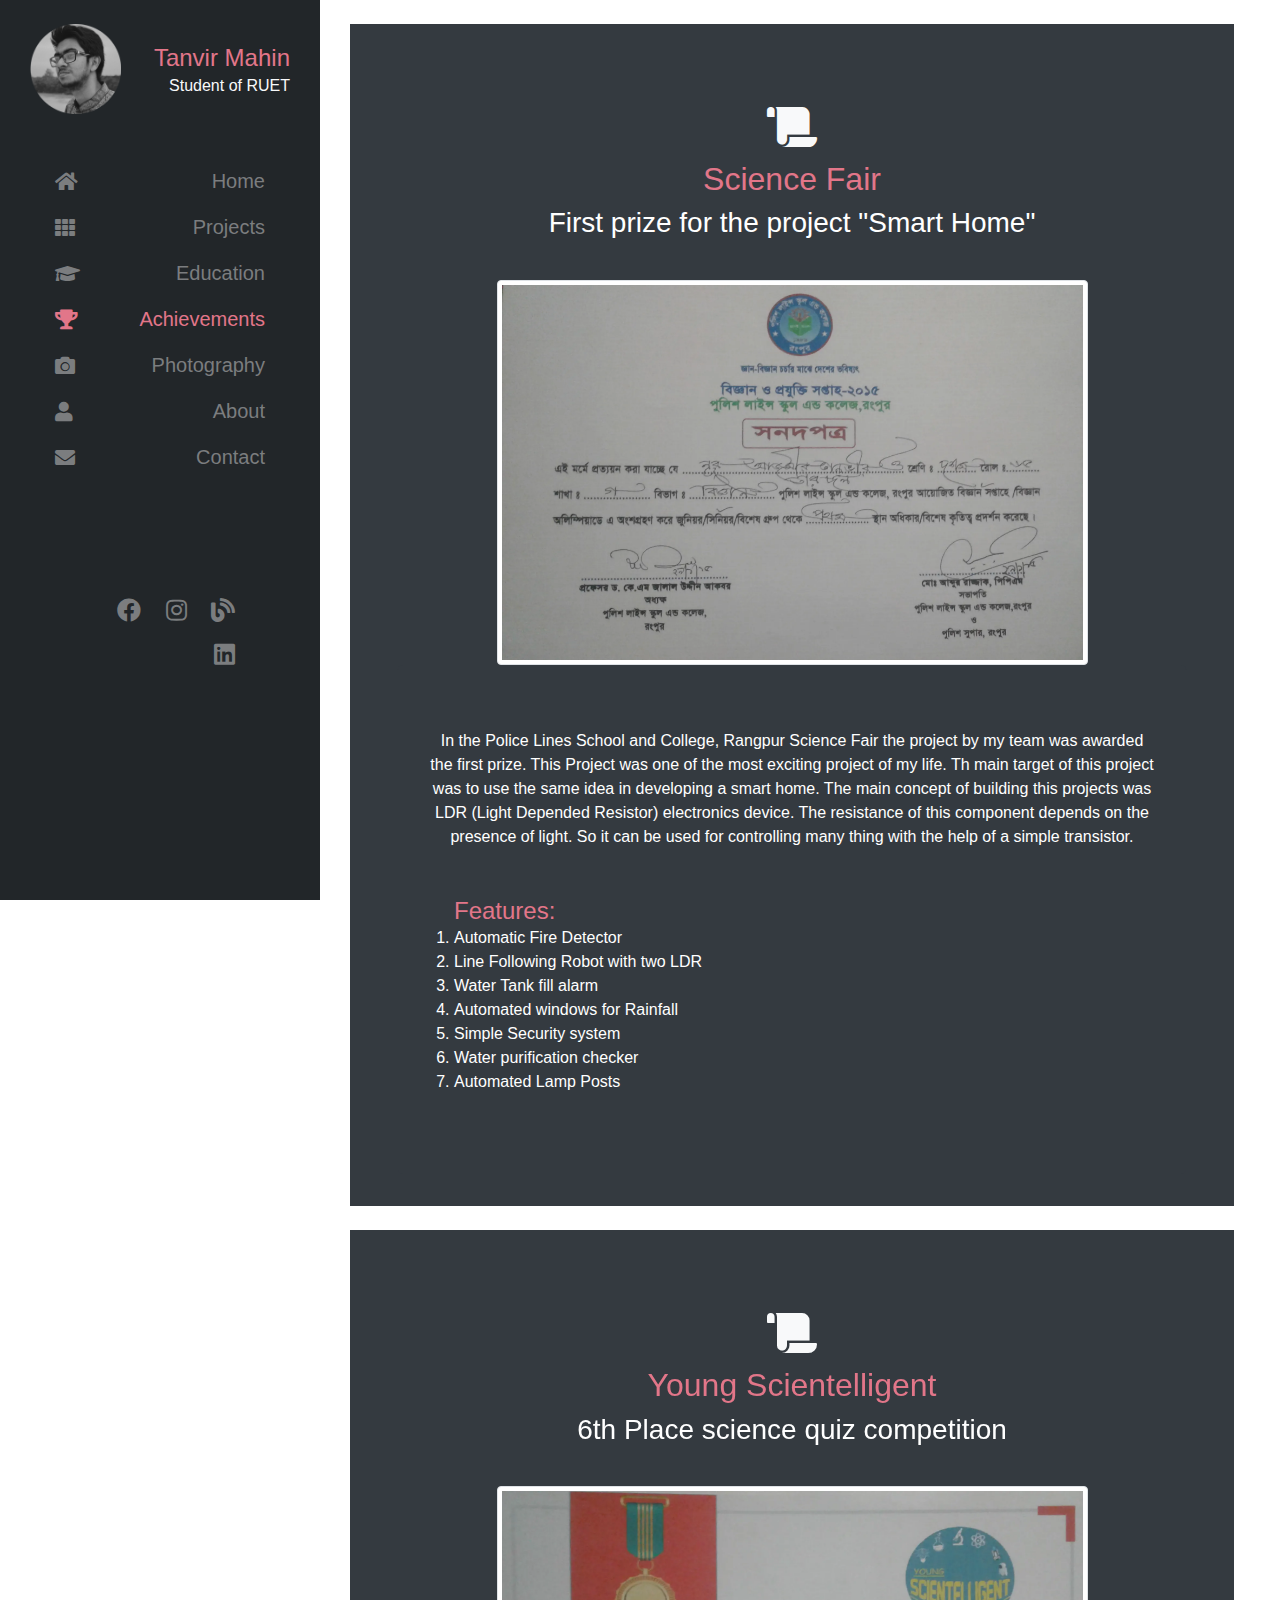
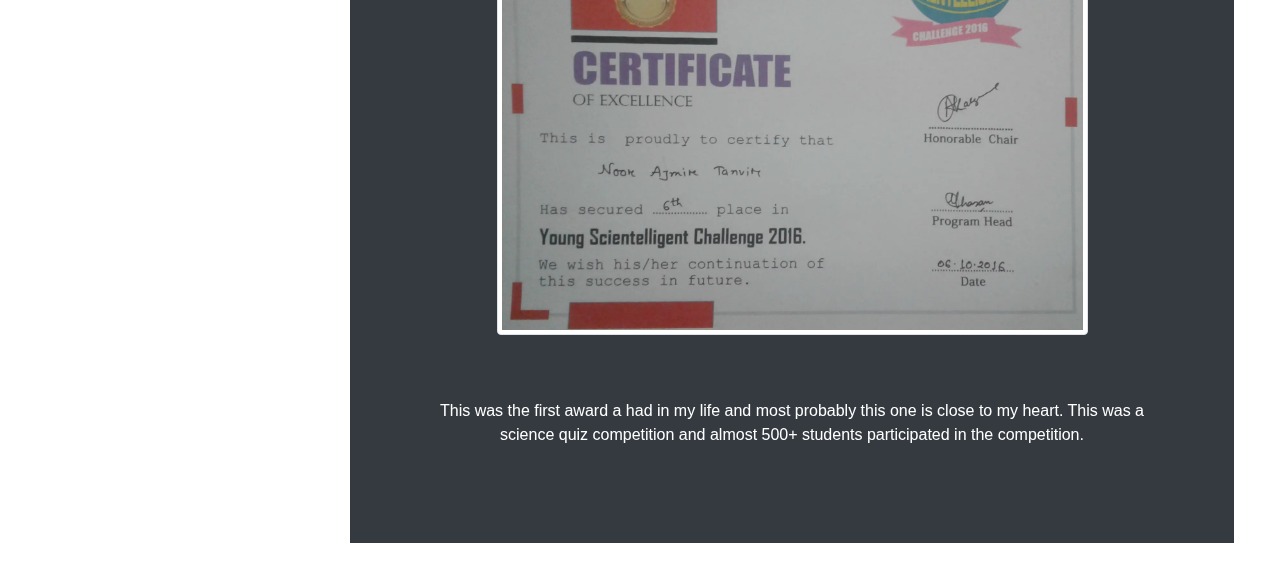
<file: achievement.html>
<!doctype html>
<html lang="en">
<head>
    <meta charset="UTF-8">
    <meta name="viewport"
          content="width=device-width, user-scalable=no, initial-scale=1.0, maximum-scale=1.0, minimum-scale=1.0">
    <meta http-equiv="X-UA-Compatible" content="ie=edge">
    <link rel="stylesheet" href="./css/style.css">
    <link rel="stylesheet" href="./css/bootstrap.css">
    <link rel="stylesheet" href="./css/all.css">
    <title>Tanvir Mahin</title>
</head>
<body>
<div class="container-fluid">
    <div class="row">
        <div class="left col-md-3 col-12 pt-4 sticky-top">
            <div class="container">
                <div class="row">
                    <div class="col-md-5 col-5">
                        <img src="./images/Mahin.png" alt="Mahin picture" class="w-100">
                    </div>
                    <div class="col-md-7 col-7">
                        <span class="float-right tM mt-3 col2">Tanvir Mahin</span><br>
                        <span class="h6 float-right text-light">Student of RUET</span>
                    </div>
                </div>
            </div>
            <nav class="navbar m-3">
                <ul>
                    <li class="nav-item p-2"><a href="index.html">
                        <i class="fas fa-home float-left"></i>
                        <span class="float-right nvTitle">Home</span>
                    </a></li>
                    <li class="nav-item p-2"><a href="proejcts.html">
                        <i class="fas fa-th float-left"></i>
                        <span class="float-right nvTitle">Projects</span>
                    </a></li>
                    <li class="nav-item p-2"><a href="education.html">
                        <i class="fas fa-graduation-cap float-left"></i>
                        <span class="float-right nvTitle">Education</span>
                    </a></li>
                    <li class="nav-item p-2"><a href="./achievement.html">
                        <i class="fas fa-trophy active float-left"></i>
                        <span class="float-right active nvTitle">Achievements</span>
                    </a></li>
                    <li class="nav-item p-2"><a href="photography.html">
                        <i class="fas fa-camera float-left"></i>
                        <span class="float-right nvTitle">Photography</span>
                    </a></li>
                    <li class="nav-item p-2"><a href="./about.html">
                        <i class="fas fa-user float-left"></i>
                        <span class="float-right nvTitle">About</span>
                    </a></li>
                    <li class="nav-item p-2"><a href="./contact.html">
                        <i class="fas fa-envelope float-left"></i>
                        <span class="float-right nvTitle">Contact</span>
                    </a></li>
                </ul>

            </nav>
            <footer class="nav-item pt-4">
                <a href="http://facebook.com/tanvir.mahin.1"><i class="fab fa-facebook ic"></i></a>
                <a href="http://instagram.com/tanvir_mahin"><i class="fab fa-instagram ic"></i></a>
                <a href="http://tanvirmahin.blogspot.com"><i class="fas fa-blog ic"></i></a>
                <a href="https://www.linkedin.com/in/noor-ajmir-tanvir-mahin-b188a01a1/"><i class="fab fa-linkedin ic"></i></a><br>
            </footer>

        </div>
        <div class="col-md-9 col-12 rightHome sticky-top">

            <div class="container-fluid">
                <div class="row">
                    <div class="col-12">
                        <div class="mt-4 mb-4 bg-dark mr-md-3 pt-3 px-3 pt-md-5 px-md-5 text-center text-white overflow-hidden">
                            <div class="my-3 py-3">
                                <h1 class="text-light"><span class="fas fa-scroll"></span></h1>
                                <h2 class="col2">Science Fair</h2>
                                <h3 class="">First prize for the project "Smart Home"</h3>
                            </div>
                            <div class="mx-auto" style="width: 100%">
                                <img src="./images/achievement/ScienceFair.webp" alt="PLSCR picture" class="w-75 img-thumbnail">
                            </div>
                            <div class="jumbotron bg-dark">
                                In the Police Lines School and College, Rangpur Science Fair the project by my team was awarded the first prize. This Project was one of the most exciting project of my life. Th main target of this project was to use the same idea in developing a smart home.
                                The main concept of building this projects was LDR (Light Depended Resistor) electronics device. The resistance of this component depends on the presence of light. So it can be used for controlling many thing with the help of a simple transistor.
                                <br>

                                <ol class="text-left pl-4 pt-5">
                                    <span class="col2 h4">Features:</span>
                                    <li>Automatic Fire Detector</li>
                                    <li>Line Following Robot with two LDR</li>
                                    <li>Water Tank fill alarm</li>
                                    <li>Automated windows for Rainfall</li>
                                    <li>Simple Security system</li>
                                    <li>Water purification checker</li>
                                    <li>Automated Lamp Posts</li>
                                </ol>
                            </div>
                        </div>
                        <div class="mt-4 mb-4 bg-dark mr-md-3 pt-3 px-3 pt-md-5 px-md-5 text-center text-white overflow-hidden">
                            <div class="my-3 py-3">
                                <h1 class="text-light"><span class="fas fa-scroll"></span></h1>
                                <h2 class="col2">Young Scientelligent</h2>
                                <h3 class="">6th Place science quiz competition</h3>
                            </div>
                            <div class="mx-auto" style="width: 100%">
                                <img src="./images/achievement/Scientelligent.webp" alt="PLSCR picture" class="w-75 img-thumbnail">
                            </div>
                            <div class="jumbotron text-center bg-dark">
                                This was the first award a had in my life and most probably this one is close to my heart. This was a science quiz competition and almost 500+ students participated in the competition.
                            </div>
                        </div>
                    </div>
                </div>
            </div>
        </div>
    </div>
</div>


</body>
</html>
</file>
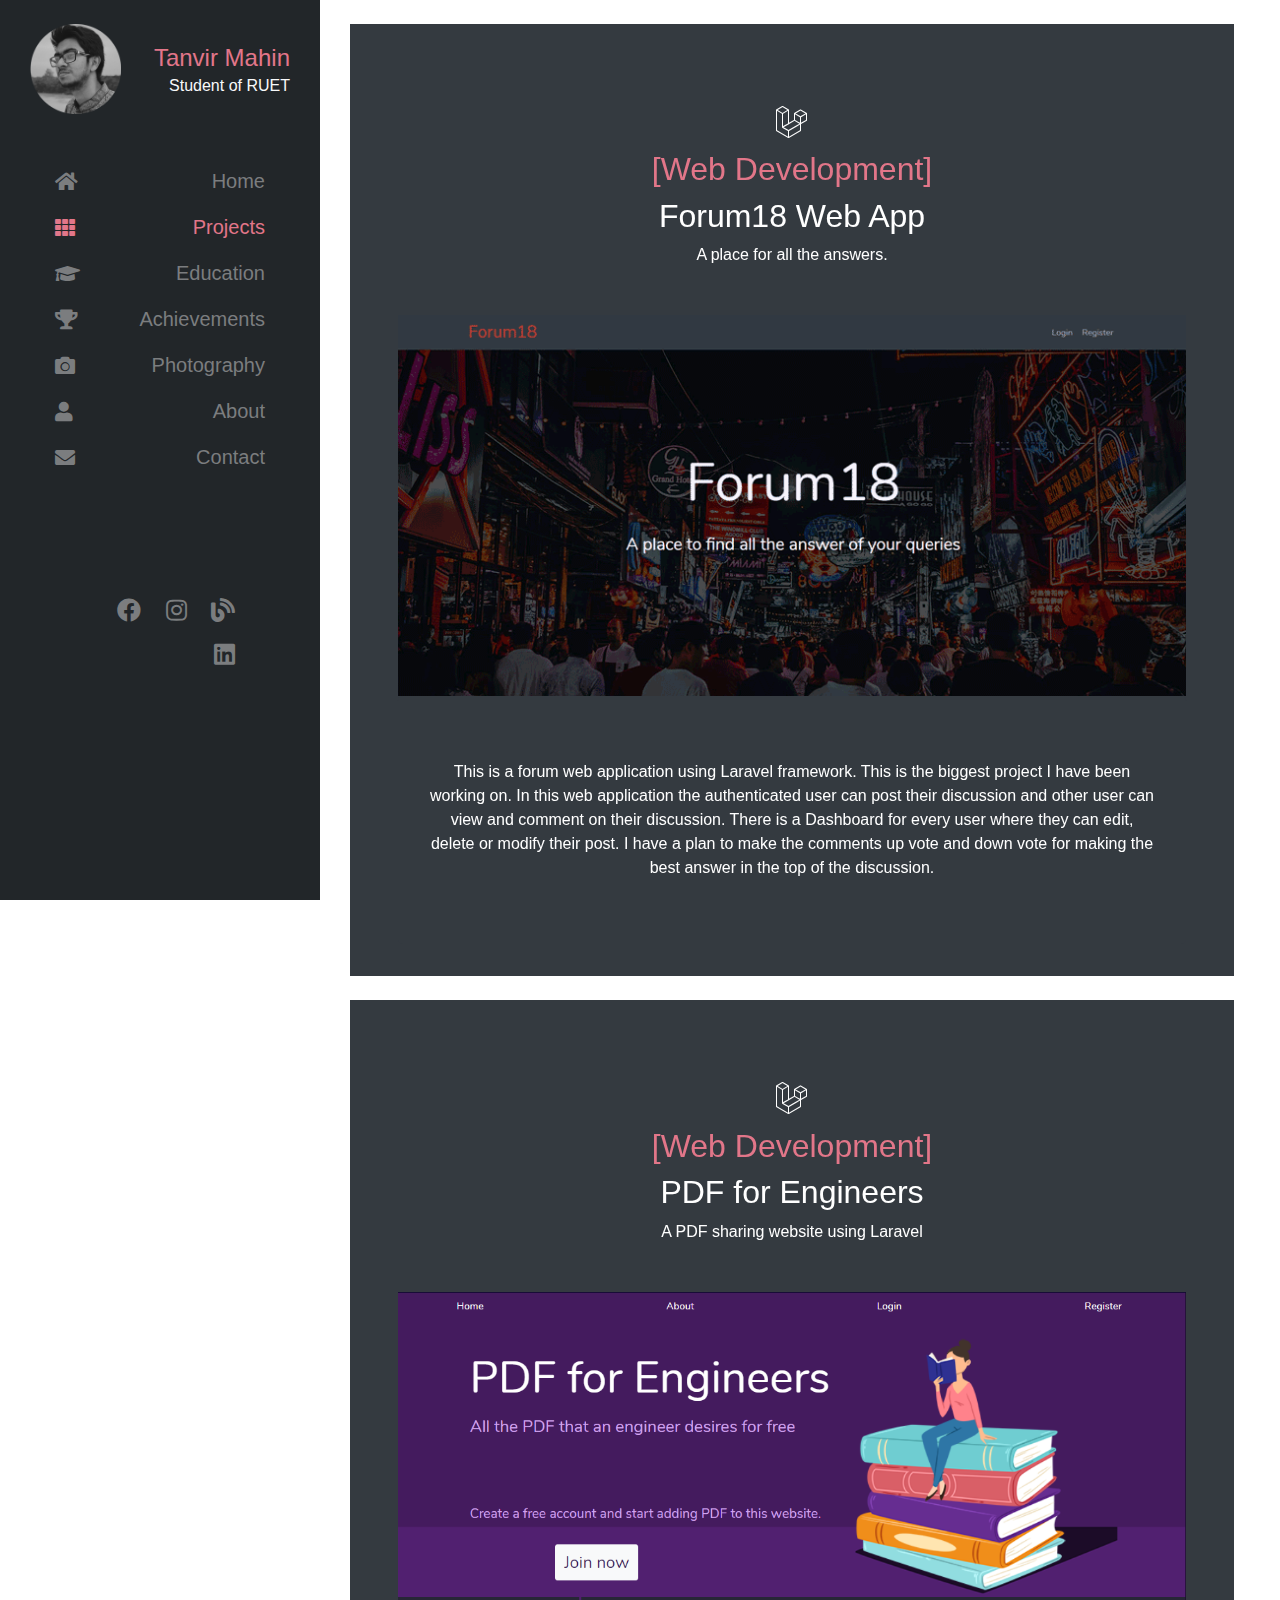
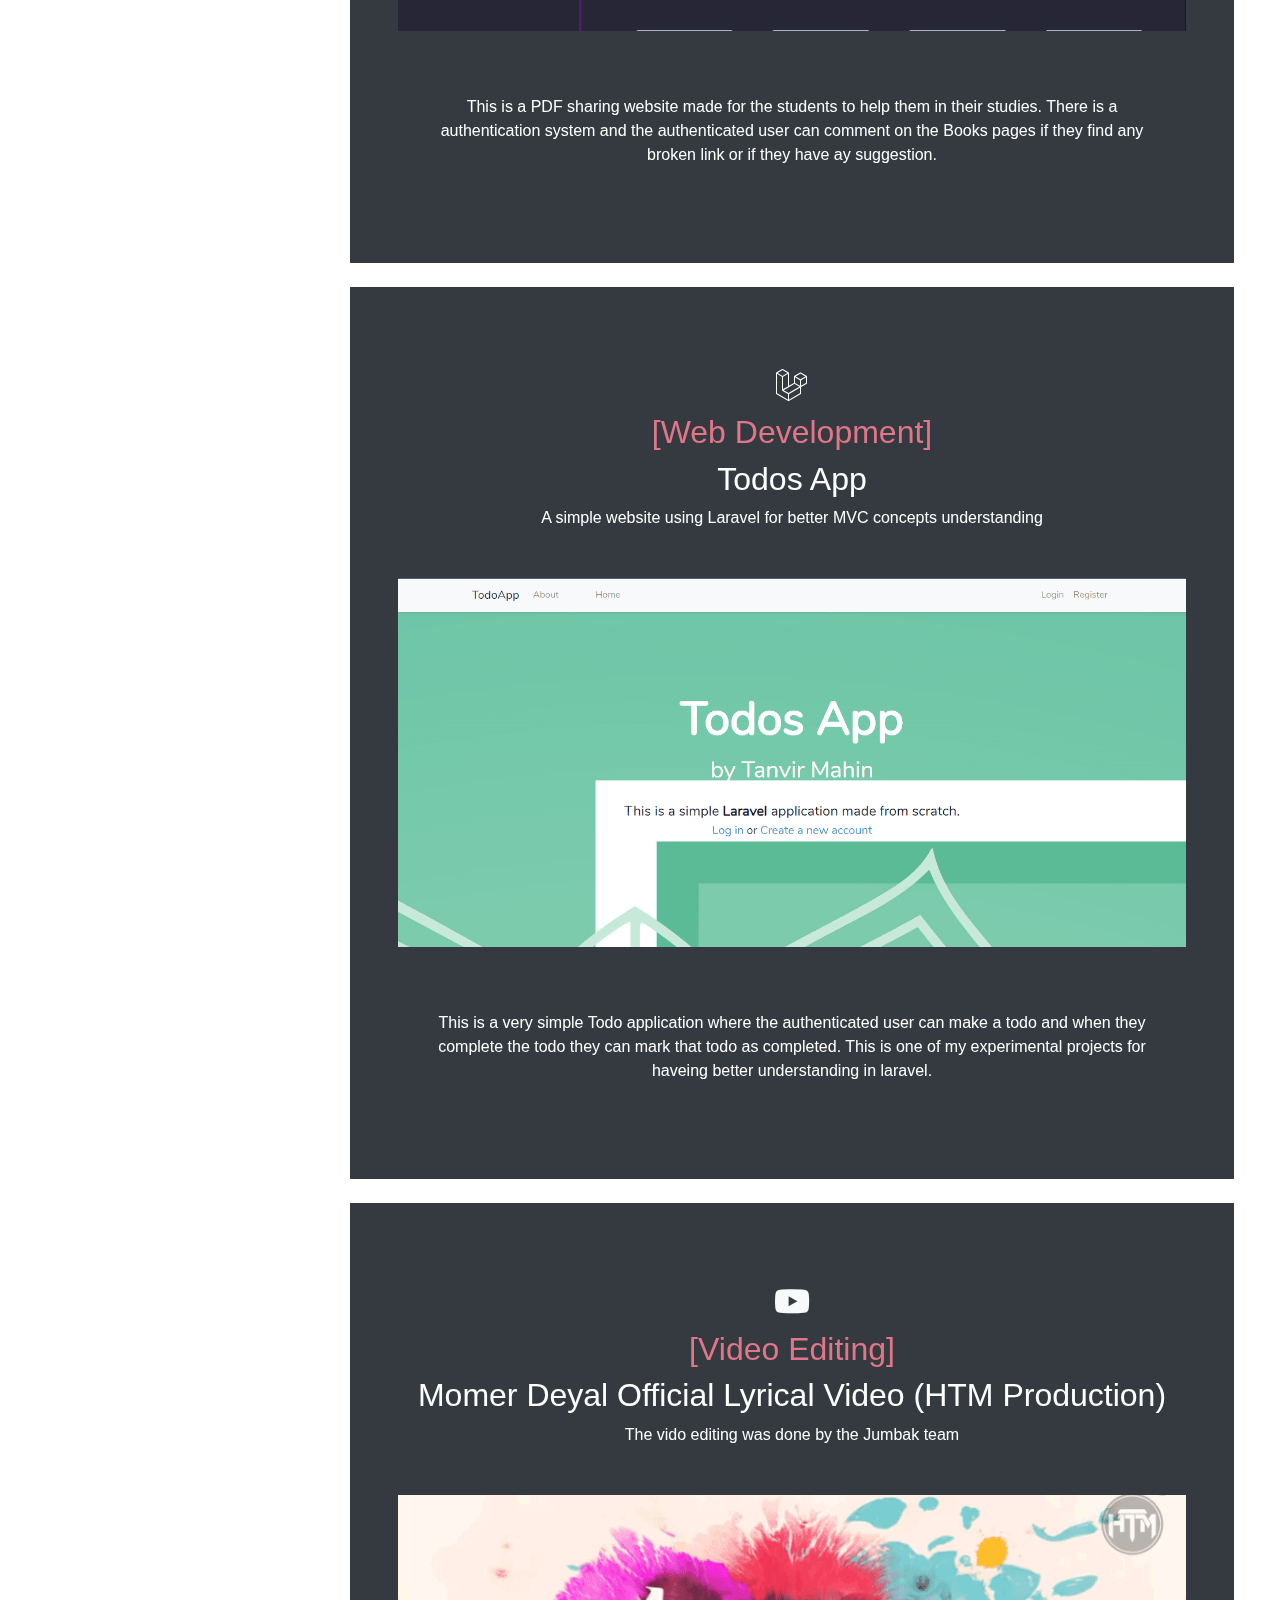
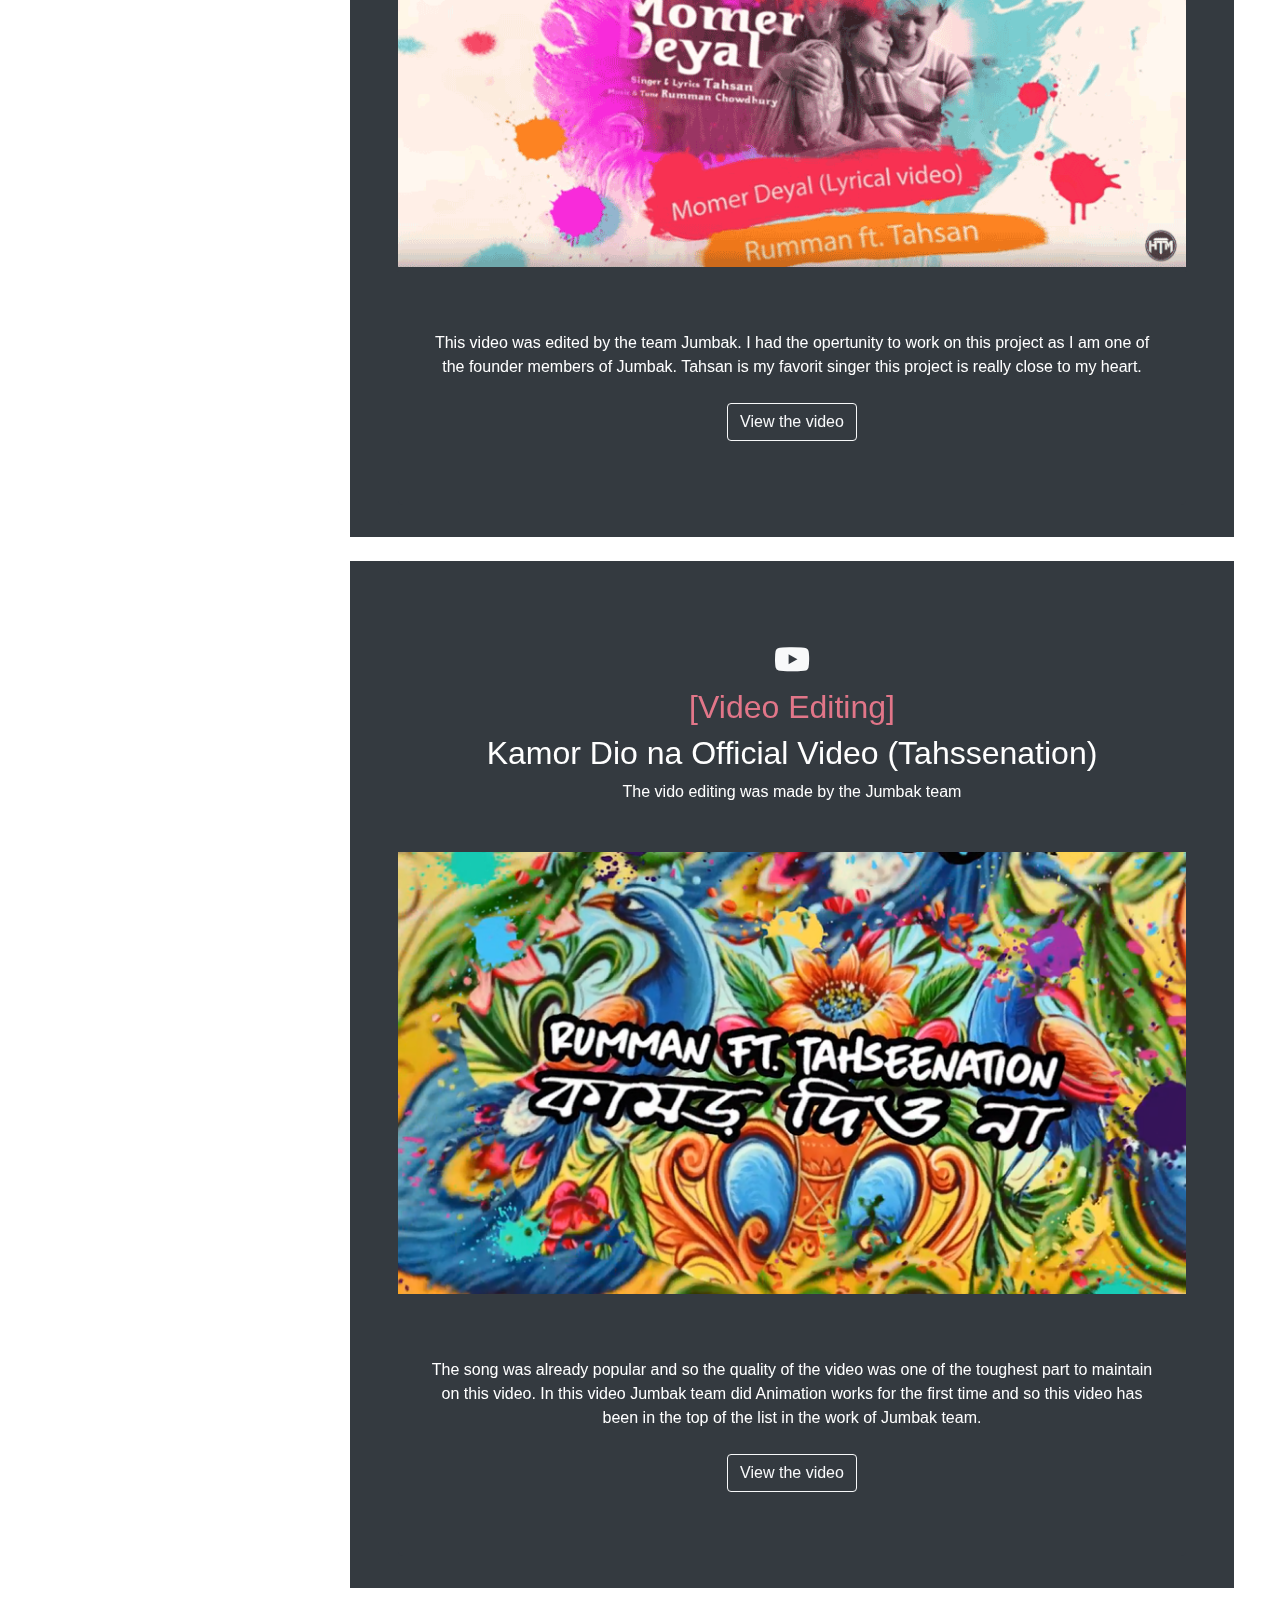
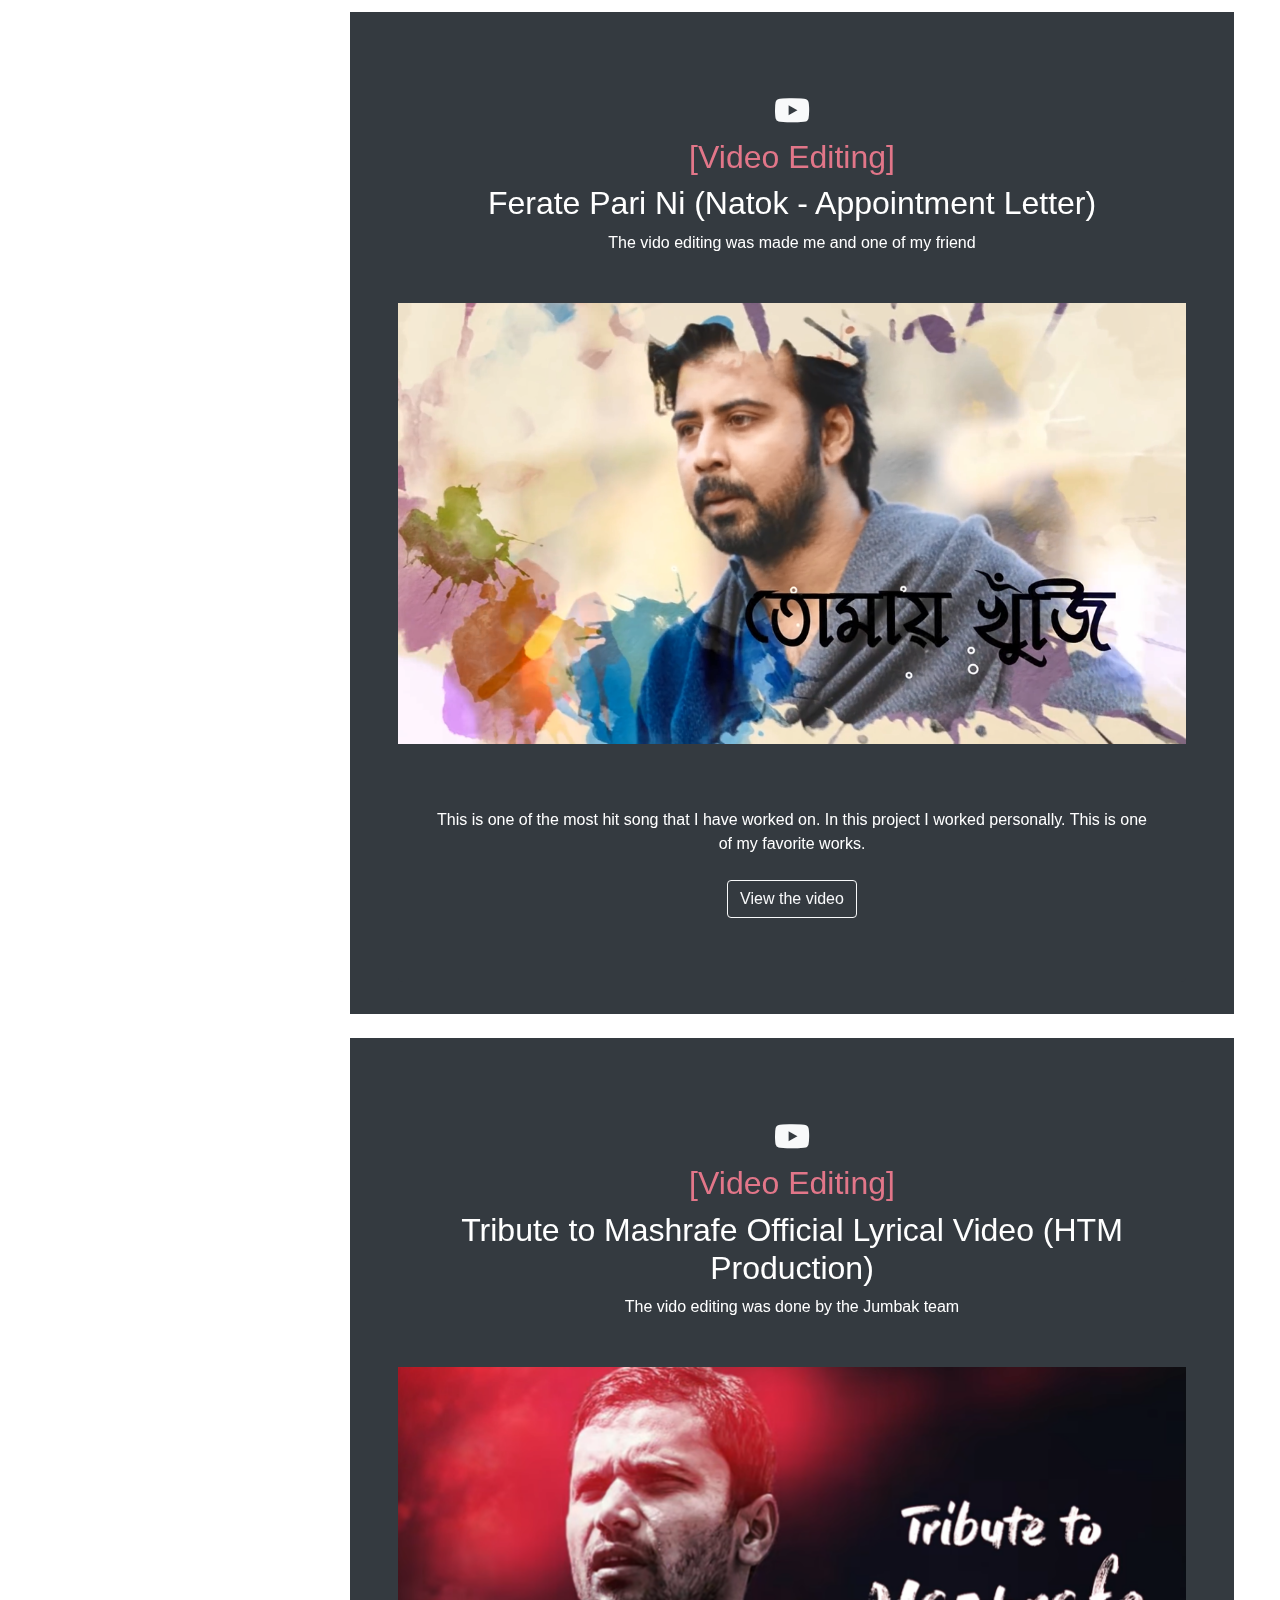
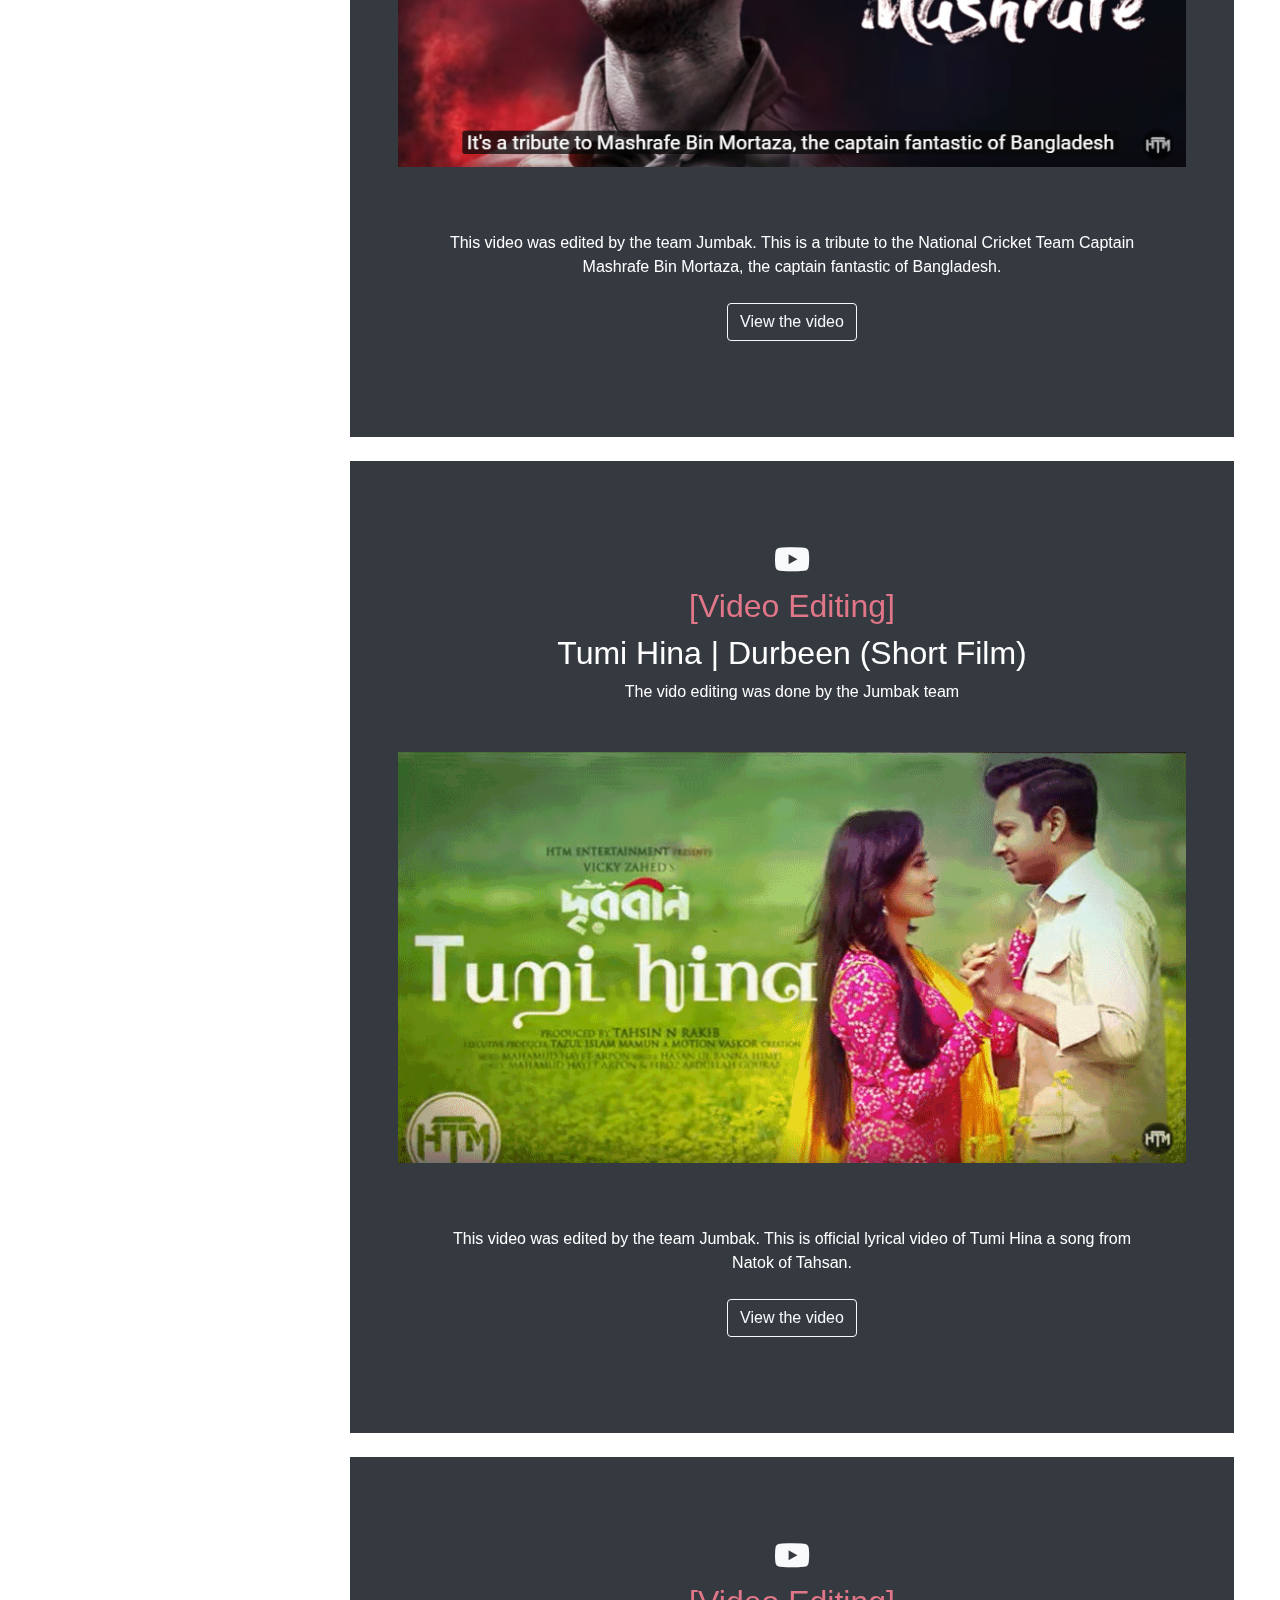
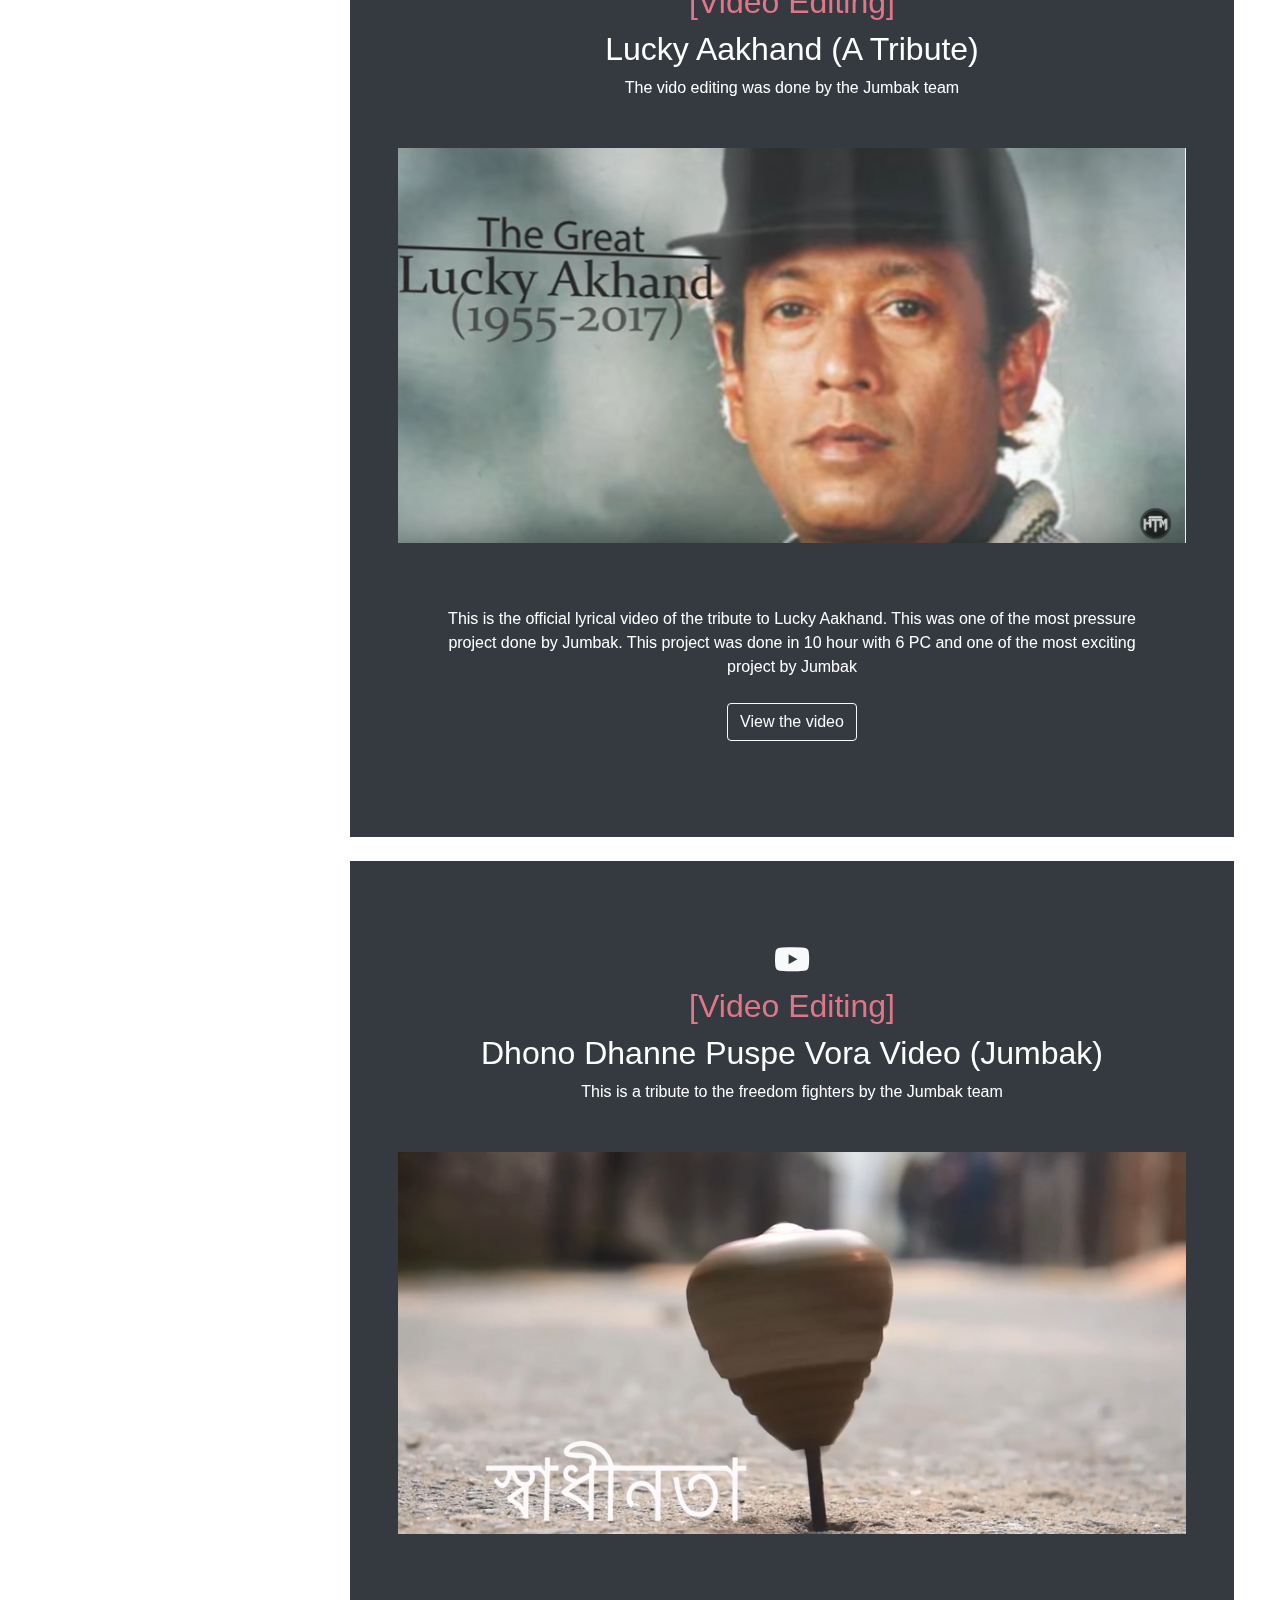
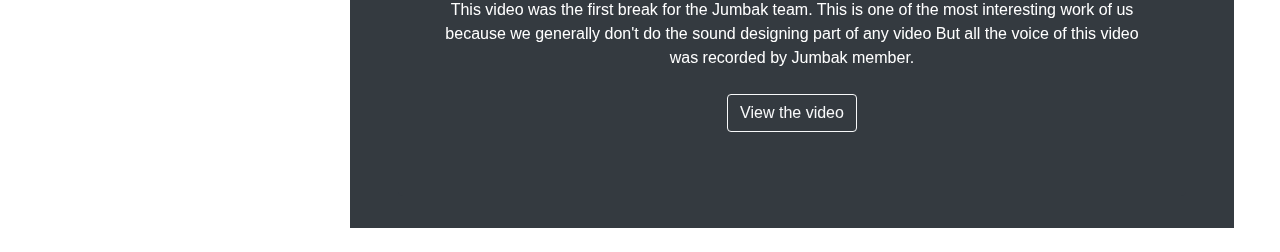
<file: proejcts.html>
<!doctype html>
<html lang="en">
<head>
    <meta charset="UTF-8">
    <meta name="viewport"
          content="width=device-width, user-scalable=no, initial-scale=1.0, maximum-scale=1.0, minimum-scale=1.0">
    <meta http-equiv="X-UA-Compatible" content="ie=edge">
    <link rel="stylesheet" href="./css/style.css">
    <link rel="stylesheet" href="./css/bootstrap.css">
    <link rel="stylesheet" href="./css/all.css">
    <title>Tanvir Mahin</title>
</head>
<body>
    <div class="container-fluid">
        <div class="row">
            <div class="left col-md-3 col-12 pt-4 sticky-top">
                <div class="container">
                    <div class="row">
                        <div class="col-md-5 col-5">
                            <img src="./images/Mahin.png" alt="Mahin picture" class="w-100">
                        </div>
                        <div class="col-md-7 col-7">
                            <span class="float-right tM mt-3 col2">Tanvir Mahin</span><br>
                            <span class="h6 float-right text-light">Student of RUET</span>
                        </div>
                    </div>
                </div>
                <nav class="navbar m-3">
                    <ul>
                        <li class="nav-item p-2"><a href="index.html">
                            <i class="fas fa-home float-left"></i>
                            <span class="float-right nvTitle">Home</span>
                        </a></li>
                        <li class="nav-item p-2"><a href="proejcts.html">
                            <i class="fas fa-th float-left active"></i>
                            <span class="float-right active nvTitle">Projects</span>
                        </a></li>
                        <li class="nav-item p-2"><a href="education.html">
                            <i class="fas fa-graduation-cap float-left"></i>
                            <span class="float-right nvTitle">Education</span>
                        </a></li>
                        <li class="nav-item p-2"><a href="./achievement.html">
                            <i class="fas fa-trophy float-left"></i>
                            <span class="float-right nvTitle">Achievements</span>
                        </a></li>
                        <li class="nav-item p-2"><a href="photography.html">
                            <i class="fas fa-camera float-left"></i>
                            <span class="float-right nvTitle">Photography</span>
                        </a></li>
                        <li class="nav-item p-2"><a href="./about.html">
                            <i class="fas fa-user float-left"></i>
                            <span class="float-right nvTitle">About</span>
                        </a></li>
                        <li class="nav-item p-2"><a href="./contact.html">
                            <i class="fas fa-envelope float-left"></i>
                            <span class="float-right nvTitle">Contact</span>
                        </a></li>
                    </ul>

                </nav>
                <footer class="nav-item pt-4">
                    <a href="http://facebook.com/tanvir.mahin.1"><i class="fab fa-facebook ic"></i></a>
                    <a href="http://instagram.com/tanvir_mahin"><i class="fab fa-instagram ic"></i></a>
                    <a href="http://tanvirmahin.blogspot.com"><i class="fas fa-blog ic"></i></a>
                    <a href="https://www.linkedin.com/in/noor-ajmir-tanvir-mahin-b188a01a1/"><i class="fab fa-linkedin ic"></i></a><br>
                </footer>

            </div>
            <div class="col-md-9 col-12 rightHome sticky-top">
                <div class="container-fluid">
                    <div class="mt-4 bg-dark mr-md-3 pt-3 px-3 pt-md-5 px-md-5 text-center text-white overflow-hidden">
                        <div class="my-3 py-3">
                            <h2><span class="fab fa-laravel"></span></h2>
                            <p class="h2 col2">[Web Development]</p>
                            <h2 class="">Forum18 Web App</h2>
                            <p class="">A place for all the answers.</p>
                        </div>
                        <div class="mx-auto" style="width: 100%">
                            <img src="./images/Projects/forum18.png" alt="forum18 picture" class="w-100">
                        </div>
                        <div class="jumbotron text-center bg-dark">
                            This is a forum web application using Laravel framework. This is the biggest project I have been working on. In this web application the authenticated user can post their discussion and other user can view and comment on their discussion. There is a Dashboard for every user where they can edit, delete or modify their post. I have a plan to make the comments up vote and down vote for making the best answer in the top of the discussion.
                        </div>
                    </div>

                    <div class="mt-4 bg-dark mr-md-3 pt-3 px-3 pt-md-5 px-md-5 text-center text-white overflow-hidden">
                        <div class="my-3 py-3">
                            <h2><span class="fab fa-laravel"></span></h2>
                            <p class="h2 col2">[Web Development]</p>
                            <h2 class="">PDF for Engineers</h2>
                            <p class="">A PDF sharing website using Laravel</p>
                        </div>
                        <div class="mx-auto" style="width: 100%">
                            <img src="./images/Projects/pdfforEng.png" alt="forum18 picture" class="w-100">
                        </div>
                        <div class="jumbotron text-center bg-dark">
                            This is a PDF sharing website made for the students to help them in their studies. There is a authentication system and the authenticated user can comment on the Books pages if they find any broken link or if they have ay suggestion.
                        </div>
                    </div>
                    <div class="mt-4 bg-dark mr-md-3 pt-3 px-3 pt-md-5 px-md-5 text-center text-white overflow-hidden">
                        <div class="my-3 py-3">
                            <h2><span class="fab fa-laravel"></span></h2>
                            <p class="h2 col2">[Web Development]</p>
                            <h2 class="">Todos App</h2>
                            <p class="">A simple website using Laravel for better MVC concepts understanding</p>
                        </div>
                        <div class="mx-auto" style="width: 100%">
                            <img src="./images/Projects/todosApp.png" alt="forum18 picture" class="w-100">
                        </div>
                        <div class="jumbotron text-center bg-dark">
                            This is a very simple Todo application where the authenticated user can make a todo and when they complete the todo they can mark that todo as completed. This is one of my experimental projects for haveing better understanding in laravel. 
                        </div>
                    </div>
                    
                    <div class="mt-4 bg-dark mr-md-3 pt-3 px-3 pt-md-5 px-md-5 text-center text-white overflow-hidden">
                        <div class="my-3 py-3">
                            <h2 class="text-light col2"><a href="https://www.youtube.com/watch?v=XLnftFD0cTw" class="text-light"><span class="fab fa-youtube"></span></a></h2>
                            <p class="h2 col2">[Video Editing]</p>
                            <h2 class="">Momer Deyal Official Lyrical Video (HTM Production)</h2>
                            <p class="">The vido editing was done by the Jumbak team</p>
                        </div>
                        <div class="mx-auto" style="width: 100%">
                            <img src="./images/Projects/MomerDeyal.png" alt="forum18 picture" class="w-100">
                        </div>
                        <div class="jumbotron text-center bg-dark">
                            This video was edited by the team Jumbak. I had the opertunity to work on this project as I am one of the founder members of Jumbak. Tahsan is my favorit singer this project is really close to my heart. <br>
                            <a href="https://www.youtube.com/watch?v=XLnftFD0cTw" class="btn btn-outline-light mt-4">View the video</a>
                        </div>
                    </div>

                    <div class="mt-4 bg-dark mr-md-3 pt-3 px-3 pt-md-5 px-md-5 text-center text-white overflow-hidden">
                        <div class="my-3 py-3">
                            <h2 class="text-light col2"><a href="https://www.youtube.com/watch?v=8ZWeHcyrxbI" class="text-light"><span class="fab fa-youtube"></span></a></h2>
                            <p class="h2 col2">[Video Editing]</p>
                            <h2 class="">Kamor Dio na Official Video (Tahssenation)</h2>
                            <p class="">The vido editing was made by the Jumbak team</p>
                        </div>
                        <div class="mx-auto" style="width: 100%">
                            <img src="./images/Projects/KamorDioNa.png" alt="forum18 picture" class="w-100">
                        </div>
                        <div class="jumbotron text-center bg-dark">
                            The song was already popular and so the quality of the video was one of the toughest part to maintain on this video. In this video Jumbak team did Animation works for the first time and so this video has been in the top of the list in the work of Jumbak team. <br>
                            <a href="https://www.youtube.com/watch?v=8ZWeHcyrxbI" class="btn btn-outline-light mt-4">View the video</a>
                            
                        </div>
                    </div>

                    <div class="mt-4 bg-dark mr-md-3 pt-3 px-3 pt-md-5 px-md-5 text-center text-white overflow-hidden">
                        <div class="my-3 py-3">
                            <h2 class="text-light col2"><a href="https://www.youtube.com/watch?v=6nH6GZUNZCM" class="text-light"><span class="fab fa-youtube"></span></a></h2>
                            <p class="h2 col2">[Video Editing]</p>
                            <h2 class="">Ferate Pari Ni (Natok - Appointment Letter)</h2>
                            <p class="">The vido editing was made me and one of my friend</p>
                        </div>
                        <div class="mx-auto" style="width: 100%">
                            <img src="./images/Projects/ferateParini.png" alt="forum18 picture" class="w-100">
                        </div>
                        <div class="jumbotron text-center bg-dark">
                            This is one of the most hit song that I have worked on. In this project I worked personally. This is one of my favorite works. <br>
                            <a href="https://www.youtube.com/watch?v=6nH6GZUNZCM" class="btn btn-outline-light mt-4">View the video</a>
                        </div>
                    </div>
                    <div class="mt-4 bg-dark mr-md-3 pt-3 px-3 pt-md-5 px-md-5 text-center text-white overflow-hidden">
                        <div class="my-3 py-3">
                            <h2 class="text-light col2"><a href="https://www.youtube.com/N6qBXOveopw" class="text-light"><span class="fab fa-youtube"></span></a></h2>
                            <p class="h2 col2">[Video Editing]</p>
                            <h2 class="">Tribute to Mashrafe Official Lyrical Video (HTM Production)</h2>
                            <p class="">The vido editing was done by the Jumbak team</p>
                        </div>
                        <div class="mx-auto" style="width: 100%">
                            <img src="./images/Projects/Mashrafee.png" alt="forum18 picture" class="w-100">
                        </div>
                        <div class="jumbotron text-center bg-dark">
                            This video was edited by the team Jumbak. This is a tribute to the National Cricket Team Captain Mashrafe Bin Mortaza, the captain fantastic of Bangladesh. <br>
                            <a href="https://www.youtube.com/N6qBXOveopw" class="btn btn-outline-light mt-4">View the video</a>
                        </div>
                    </div>
                    <div class="mt-4 bg-dark mr-md-3 pt-3 px-3 pt-md-5 px-md-5 text-center text-white overflow-hidden">
                        <div class="my-3 py-3">
                            <h2 class="text-light col2"><a href="https://www.youtube.com/watch?v=gqTWat3-nqs" class="text-light"><span class="fab fa-youtube"></span></a></h2>
                            <p class="h2 col2">[Video Editing]</p>
                            <h2 class="">Tumi Hina | Durbeen (Short Film) </h2>
                            <p class="">The vido editing was done by the Jumbak team</p>
                        </div>
                        <div class="mx-auto" style="width: 100%">
                            <img src="./images/Projects/TumiHina.png" alt="forum18 picture" class="w-100">
                        </div>
                        <div class="jumbotron text-center bg-dark">
                            This video was edited by the team Jumbak. This is official lyrical video of Tumi Hina a song from Natok of Tahsan. <br>
                            <a href="https://www.youtube.com/watch?v=gqTWat3-nqs" class="btn btn-outline-light mt-4">View the video</a>
                        </div>
                    </div>
                    <div class="mt-4 bg-dark mr-md-3 pt-3 px-3 pt-md-5 px-md-5 text-center text-white overflow-hidden">
                        <div class="my-3 py-3">
                            <h2 class="text-light col2"><a href="https://www.youtube.com/watch?v=COu1ZACdxFg" class="text-light"><span class="fab fa-youtube"></span></a></h2>
                            <p class="h2 col2">[Video Editing]</p>
                            <h2 class="">Lucky Aakhand (A Tribute) </h2>
                            <p class="">The vido editing was done by the Jumbak team</p>
                        </div>
                        <div class="mx-auto" style="width: 100%">
                            <img src="./images/Projects/Lucky.png" alt="forum18 picture" class="w-100">
                        </div>
                        <div class="jumbotron text-center bg-dark">
                            This is the official lyrical video of the tribute to Lucky Aakhand. This was one of the most pressure project done by Jumbak. This project was done in 10 hour with 6 PC and one of the most exciting project by Jumbak<br>
                            <a href="https://www.youtube.com/watch?v=COu1ZACdxFg" class="btn btn-outline-light mt-4">View the video</a>
                        </div>
                    </div>

                    <div class="my-4 bg-dark mr-md-3 pt-3 px-3 pt-md-5 px-md-5 text-center text-white overflow-hidden">
                        <div class="my-3 py-3">
                            <h2 class="text-light col2"><a href="https://www.youtube.com/watch?v=oe0XAj3ITL4" class="text-light"><span class="fab fa-youtube"></span></a></h2>
                            <p class="h2 col2">[Video Editing]</p>
                            <h2 class="">Dhono Dhanne Puspe Vora Video (Jumbak)</h2>
                            <p class="">This is a tribute to the freedom fighters by the Jumbak team</p>
                        </div>
                        <div class="mx-auto" style="width: 100%">
                            <img src="./images/Projects/DhonoDhannePuspeVora.png" alt="forum18 picture" class="w-100">
                        </div>
                        <div class="jumbotron text-center bg-dark">
                            This video was the first break for the Jumbak team. This is one of the most interesting work of us because we generally don't do the sound designing part of any video But all the voice of this video was recorded by Jumbak member.  <br>
                            <a href="https://www.youtube.com/watch?v=oe0XAj3ITL4" class="btn btn-outline-light mt-4">View the video</a>
                            
                        </div>
                    </div>  
            </div>
        </div>
    </div>
    </div>
    <script src="js/app.js"></script>
    <script src="js/bootstrap.js"></script>
</body>
</html>
</file>
<file: css/style.css>
*{
    margin: 0;
    padding: 0;
    
}
body{
    overflow: hidden;
}
.left{
    height: 100vh;
    background-color: #222629;
    color: #7b7d7f;
    text-align: right;
    position: fixed;
}
.tM{
    color: azure;
    display: block;
    overflow: hidden;
    width: 100%;
    font-size: 24px;
}
.navbar ul{
    text-align: right;
    display: block;
    margin-top: 20px;
    width: 100%;

}
.navbar ul li{
    padding:3% 0px;
    align-items: center;
    list-style: none;
    overflow: hidden;
    
}
.navbar ul li a{
    
    text-decoration: none;
    color: #7b7d7f;
    font-size: 20px;
    align-items: center;
    
}
.navbar ul li a:hover{
    color: #fff;
}
.navbar i{
    transform: translate(0,30%);
}
.col2{
    color: #e27689;
}
.active{
    color: #e27689;    
}
footer{
    margin: 60px;
    display: flex;
}

.ic{
    color: #7b7d7f;
    font-size: 24px;
    padding: 10px 10px;
    

}
.ic:hover{
    color:azure;
}
@media screen and (max-width: 800px){
    .nvTitle{
        display: none;
    }
    .tM{
        font-size: 12px;
    }
}
.right{
    background: url(../images/bg.jpg);
    background-attachment: fixed;
    flex-direction: row;
    min-height: 200vh;
    align-items: center;
    justify-content: space-around;
    padding-top: 20%;
    color: #222629;
}
.intro-container{
    color: #fff;
    justify-self: center;
    align-items: center;
    padding-left: 8%;

}
.introText{
    font-size: 60px;
}
.description{
    font-size: 24px;

}
</file>
